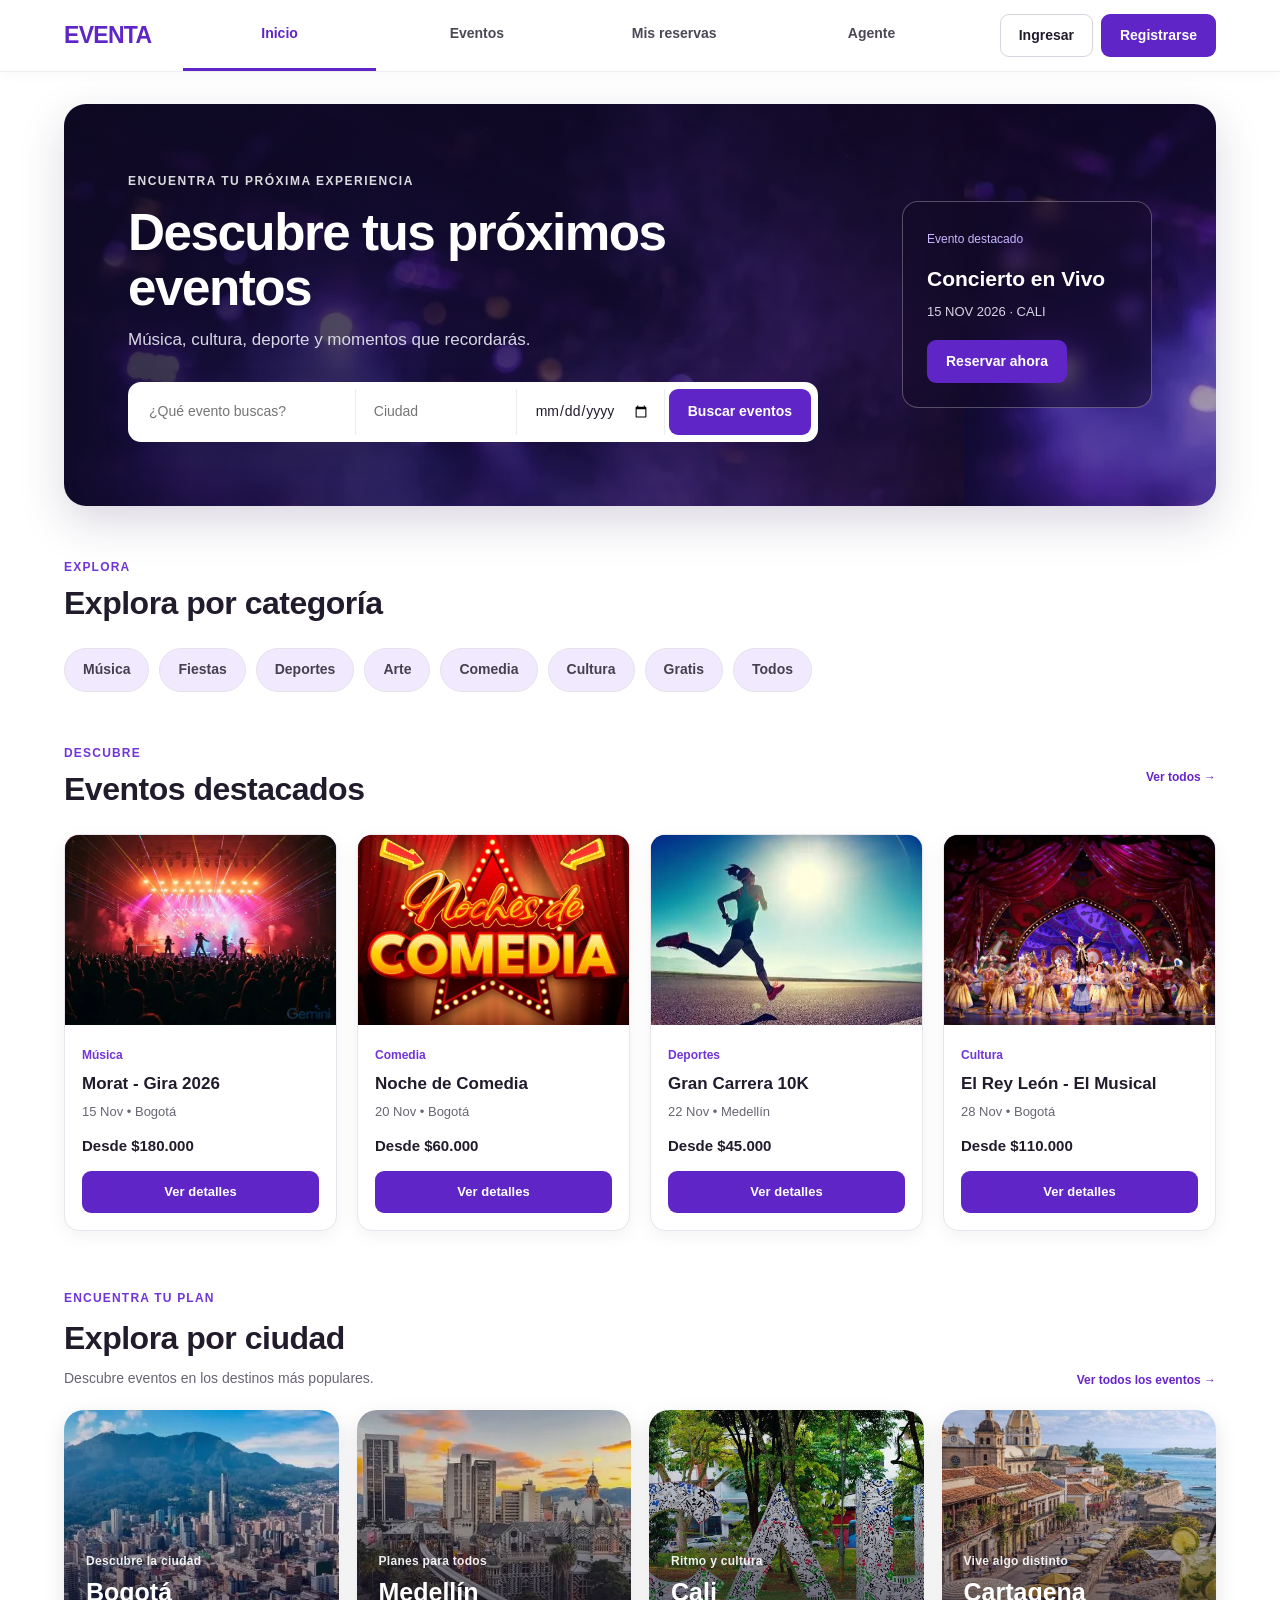
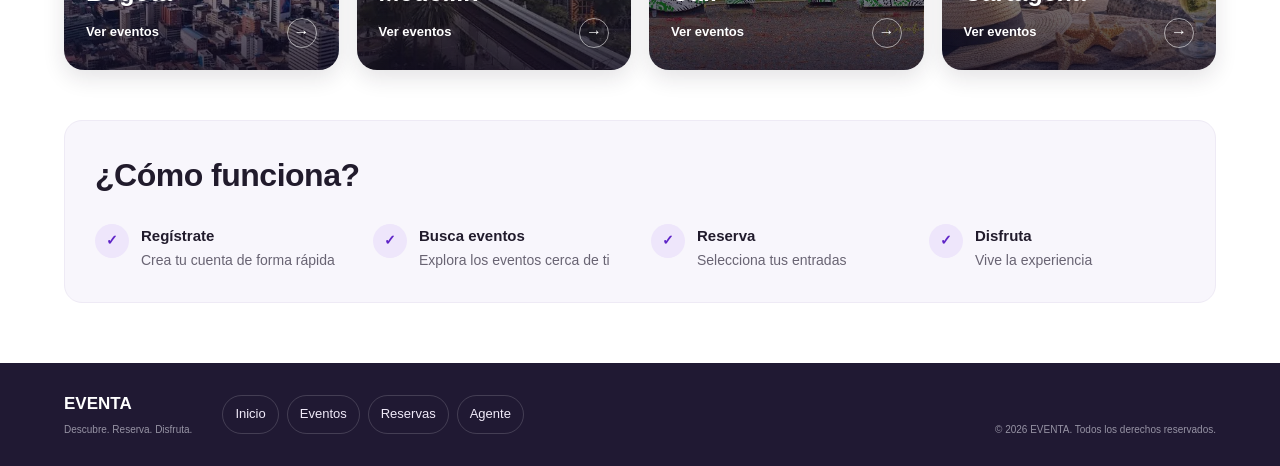
<file: frontend/eventea-lighthouse/index.html>
<!DOCTYPE html>
<html lang="es">
<head>
    <meta charset="UTF-8">
    <meta name="viewport" content="width=device-width, initial-scale=1.0">
    <meta name="description" content="Descubre eventos, conciertos y experiencias en Colombia. Explora por ciudad, guarda tus favoritos y reserva tus entradas en EVENTA.">
    <meta name="theme-color" content="#ffffff">
    <title>EVENTA | Eventos y experiencias en Colombia</title>
    <link rel="icon" type="image/svg+xml" href="favicon.svg">
    <link rel="preload" as="image" href="assets/eventa-music.webp" fetchpriority="high">
    <link rel="stylesheet" href="styles.min.css?v=610b469da71a">
</head>
<body>

<a class="skip-link" href="#main-content">Saltar al contenido principal</a>

<!-- ==================== NAVBAR ==================== -->
<header class="navbar">
    <a href="#inicio" class="logo">EVENTA</a>

    <nav id="primary-nav" aria-label="Navegación principal">
        <a href="#inicio">Inicio</a>
        <a href="#eventos">Eventos</a>
        <a href="#reservas">Mis reservas</a>
        <a href="#agente">Agente</a>
    </nav>

    <button type="button" id="nav-toggle" class="nav-toggle" aria-label="Abrir menú de navegación" aria-expanded="false" aria-controls="primary-nav">☰</button>

    <div class="nav-actions">
        <a href="#login" class="btn btn-outline">Ingresar</a>
        <a href="#registro" class="btn btn-purple">Registrarse</a>
        <div id="account-menu" hidden>
            <span class="account-avatar" id="account-avatar" aria-label="Iniciales de la cuenta"></span>
            <a href="#ajustes" class="account-settings-link">Ajustes de cuenta</a>
        </div>
    </div>
</header>
<div id="app-toast" class="toast" role="status" aria-live="polite" hidden>
    <span class="toast-icon" aria-hidden="true">✓</span>
    <div><strong id="toast-title">Listo</strong><span id="toast-message"></span></div>
    <button type="button" class="toast-close" aria-label="Cerrar aviso">×</button>
</div>
<div id="logout-dialog" class="dialog-backdrop" hidden>
    <section class="confirm-dialog" role="alertdialog" aria-modal="true" aria-labelledby="logout-dialog-title" aria-describedby="logout-dialog-description" tabindex="-1">
        <span class="confirm-dialog-icon" aria-hidden="true">↪</span>
        <h2 id="logout-dialog-title">¿Cerrar sesión?</h2>
        <p id="logout-dialog-description">Si cierras tu sesión, tendrás que volver a ingresar para acceder a tu cuenta.</p>
        <div class="confirm-dialog-actions">
            <button class="btn btn-outline" type="button" id="cancel-logout">Cancelar</button>
            <button class="btn btn-purple" type="button" id="confirm-logout">Sí, cerrar sesión</button>
        </div>
    </section>
</div>


<main id="main-content">

<!-- ==================== 1. HOME ==================== -->
<section id="inicio" class="page home-page active">

    <div class="hero">
        <div class="hero-content">
            <span class="tag">ENCUENTRA TU PRÓXIMA EXPERIENCIA</span>
            <h1>Descubre tus próximos<br>eventos</h1>
            <p>Música, cultura, deporte y momentos que recordarás.</p>

            <div class="search-box">
                <input type="text" placeholder="¿Qué evento buscas?" aria-label="Buscar evento">
                <input type="text" placeholder="Ciudad" aria-label="Ciudad">
                <input type="date" aria-label="Fecha">
                <button class="btn btn-purple" data-go="eventos">Buscar eventos</button>
            </div>
        </div>

        <div class="hero-card">
            <span>Evento destacado</span>
            <h3>Concierto en Vivo</h3>
            <p>15 NOV 2026 · CALI</p>
            <a href="#detalle" class="btn btn-purple">Reservar ahora</a>
        </div>
    </div>

    <div class="section-title">
        <div>
            <span class="small-title">EXPLORA</span>
            <h2>Explora por categoría</h2>
        </div>
    </div>

    <div class="categories">
        <a href="#eventos" data-cat="Música">Música</a>
        <a href="#eventos" data-cat="Fiestas">Fiestas</a>
        <a href="#eventos" data-cat="Deportes">Deportes</a>
        <a href="#eventos" data-cat="Arte">Arte</a>
        <a href="#eventos" data-cat="Comedia">Comedia</a>
        <a href="#eventos" data-cat="Cultura">Cultura</a>
        <a href="#eventos" data-cat="Gratis">Gratis</a>
        <a href="#eventos" data-cat="Todos">Todos</a>
    </div>

    <div class="section-title">
        <div>
            <span class="small-title">DESCUBRE</span>
            <h2>Eventos destacados</h2>
        </div>
        <a href="#eventos" class="link">Ver todos →</a>
    </div>

    <div class="cards">
        <article class="event-card"><div class="event-img img-1"></div><div class="event-body"><span class="event-category">Música</span><h3>Morat - Gira 2026</h3><p>15 Nov • Bogotá</p><strong>Desde $180.000</strong><a href="#detalle" class="btn btn-purple">Ver detalles</a></div></article>
        <article class="event-card"><div class="event-img img-4"></div><div class="event-body"><span class="event-category">Comedia</span><h3>Noche de Comedia</h3><p>20 Nov • Bogotá</p><strong>Desde $60.000</strong><a href="#detalle" class="btn btn-purple">Ver detalles</a></div></article>
        <article class="event-card"><div class="event-img img-2"></div><div class="event-body"><span class="event-category">Deportes</span><h3>Gran Carrera 10K</h3><p>22 Nov • Medellín</p><strong>Desde $45.000</strong><a href="#detalle" class="btn btn-purple">Ver detalles</a></div></article>
        <article class="event-card"><div class="event-img img-6"></div><div class="event-body"><span class="event-category">Cultura</span><h3>El Rey León - El Musical</h3><p>28 Nov • Bogotá</p><strong>Desde $110.000</strong><a href="#detalle" class="btn btn-purple">Ver detalles</a></div></article>
    </div>

    <div class="destinations-heading">
        <div>
            <span class="small-title">ENCUENTRA TU PLAN</span>
            <h2>Explora por ciudad</h2>
            <p>Descubre eventos en los destinos más populares.</p>
        </div>
        <a href="#eventos" class="link">Ver todos los eventos →</a>
    </div>
    <div class="destination-grid" aria-label="Ciudades populares">
        <a class="destination-card destination-bogota" href="#eventos" data-city="Bogotá" aria-label="Ver eventos en Bogotá">
            <span class="destination-kicker">Descubre la ciudad</span><strong>Bogotá</strong><span class="destination-action">Ver eventos <span aria-hidden="true">→</span></span>
        </a>
        <a class="destination-card destination-medellin" href="#eventos" data-city="Medellín" aria-label="Ver eventos en Medellín">
            <span class="destination-kicker">Planes para todos</span><strong>Medellín</strong><span class="destination-action">Ver eventos <span aria-hidden="true">→</span></span>
        </a>
        <a class="destination-card destination-cali" href="#eventos" data-city="Cali" aria-label="Ver eventos en Cali">
            <span class="destination-kicker">Ritmo y cultura</span><strong>Cali</strong><span class="destination-action">Ver eventos <span aria-hidden="true">→</span></span>
        </a>
        <a class="destination-card destination-cartagena" href="#eventos" data-city="Cartagena" aria-label="Ver eventos en Cartagena">
            <span class="destination-kicker">Vive algo distinto</span><strong>Cartagena</strong><span class="destination-action">Ver eventos <span aria-hidden="true">→</span></span>
        </a>
    </div>

    <div class="info-strip"><h2 class="how">¿Cómo funciona?</h2>
        <div><b>✓</b><span><strong>Regístrate</strong><br>Crea tu cuenta de forma rápida</span></div>
        <div><b>✓</b><span><strong>Busca eventos</strong><br>Explora los eventos cerca de ti</span></div>
        <div><b>✓</b><span><strong>Reserva</strong><br>Selecciona tus entradas</span></div>
        <div><b>✓</b><span><strong>Disfruta</strong><br>Vive la experiencia</span></div>
    </div>
</section>


<!-- ==================== 2. MIS EVENTOS ==================== -->
<section id="eventos" class="page light-page">
    <div class="page-header">
        <span class="small-title">EVENTA</span>
        <h1>Mis eventos</h1>
        <p>Todos los eventos que guardaste, compraste o estás siguiendo.</p>
    </div>

    <div class="filter-row" role="group" aria-label="Filtrar eventos por categoría">
        <button class="filter active">Todos</button>
        <button class="filter">Música</button>
        <button class="filter">Deportes</button>
        <button class="filter">Cultura</button>
        <button class="filter">Comedia</button>
        <button class="filter">Gratis</button>
    </div>

    <div class="cards six" id="public-event-list">
        <article class="event-card" data-event-location="Cali">
            <div class="event-img img-1"></div>
            <div class="event-body"><span class="event-category">Música</span><h3>Concierto en Vivo</h3><p>15 Oct • 7:00 PM</p><strong>$80.000</strong><a href="#detalle" class="btn btn-purple">Ver evento</a></div>
        </article>
        <article class="event-card" data-event-location="Medellín">
            <div class="event-img img-2"></div>
            <div class="event-body"><span class="event-category">Deportes</span><h3>Gran Carrera 10K</h3><p>20 Oct • 2:00 PM</p><strong>$45.000</strong><a href="#detalle" class="btn btn-purple">Ver evento</a></div>
        </article>
        <article class="event-card" data-event-location="Cartagena">
            <div class="event-img img-3"></div>
            <div class="event-body"><span class="event-category">Cultura</span><h3>Festival Gastronómico</h3><p>22 Oct • 5:00 PM</p><strong>Gratis</strong><a href="#detalle" class="btn btn-purple">Ver evento</a></div>
        </article>
        <article class="event-card" data-event-location="Bogotá">
            <div class="event-img img-4"></div>
            <div class="event-body"><span class="event-category">Comedia</span><h3>El Rey León - El Musical</h3><p>28 Oct • 8:00 PM</p><strong>$60.000</strong><a href="#detalle" class="btn btn-purple">Ver evento</a></div>
        </article>
        <article class="event-card" data-event-location="Bogotá">
            <div class="event-img img-8"></div>
            <div class="event-body"><span class="event-category">Tecnología</span><h3>Encuentro de Tecnología</h3><p>02 Nov • 6:00 PM</p><strong>$35.000</strong><a href="#detalle" class="btn btn-purple">Ver evento</a></div>
        </article>
        <article class="event-card" data-event-location="Medellín">
            <div class="event-img img-6"></div>
            <div class="event-body"><span class="event-category">Arte</span><h3>Experiencia visual</h3><p>08 Nov • 4:00 PM</p><strong>$25.000</strong><a href="#detalle" class="btn btn-purple">Ver evento</a></div>
        </article>
        <p id="events-empty-state" class="events-empty" hidden>No encontramos eventos con esos filtros. Prueba otra ciudad o cambia la búsqueda.</p>
    </div>
</section>


<!-- ==================== 3. MIS RESERVAS ==================== -->
<section id="reservas" class="page light-page">
    <div class="page-header">
        <span class="small-title">EVENTA</span>
        <h1>Mis reservas</h1>
        <p>Consulta los eventos que tienes reservados.</p>
    </div>

    <h2 class="subheading">Reservas activas</h2>

    <div class="reservation-list" id="user-reservations"></div>

    <h2 class="subheading">Historial de reservas</h2>

    <div class="reservation-list" id="user-history"></div>

    <div class="empty-box">
        <h3>¿Necesitas ayuda?</h3>
        <p>Si tienes alguna pregunta sobre tus reservas, contáctanos.</p>
        <button class="btn btn-purple">Contactar</button>
    </div>
</section>


<!-- ==================== 4. LOGIN ==================== -->
<section id="login" class="page auth-page">
    <div class="auth-image">
        <div>
            <span class="tag">EVENTA</span>
            <h1>Bienvenido de nuevo</h1>
            <p>Descubre nuevas experiencias y vuelve a disfrutar de tus eventos favoritos.</p>
            <ul class="bullets"><li>Reserva en segundos</li><li>Guarda tus eventos favoritos</li><li>Gestiona tus entradas</li></ul>
        </div>
    </div>

    <div class="auth-form">
        <span class="small-title">EVENTA</span>
        <h1>Inicia sesión</h1>
        <p>Ingresa a tu cuenta para continuar.</p>

        <form id="login-form">
            <label for="login-email">Correo electrónico</label>
            <input type="email" id="login-email" placeholder="correo@gmail.com o usuario@uceva.edu.co" required autocomplete="email">

            <label for="login-password">Contraseña</label>
            <input type="password" id="login-password" placeholder="••••••••" required autocomplete="current-password">

            <a href="#" class="forgot">¿Olvidaste tu contraseña?</a>

            <p class="form-message" id="login-message" role="alert"></p>
            <button class="btn btn-purple full" type="submit">Ingresar</button>
        </form>
    </div>
</section>


<!-- ==================== 5. REGISTRO ==================== -->
<section id="registro" class="page auth-page">
    <div class="auth-image">
        <div>
            <span class="tag">EVENTA</span>
            <h1>Únete a EVENTA</h1>
            <p>Crea tu cuenta y empieza a descubrir nuevas experiencias.</p>
        </div>
    </div>

    <div class="auth-form">
        <span class="small-title">EVENTA</span>
        <h1>Crear cuenta</h1>
        <p>Completa tus datos para registrarte.</p>

        <form id="register-form">
            <label for="register-name">Nombre completo</label>
            <input type="text" id="register-name" placeholder="Tu nombre" required autocomplete="name">

            <label for="register-email">Correo electrónico</label>
            <input type="email" id="register-email" placeholder="correo@gmail.com o usuario@uceva.edu.co" required autocomplete="email">

            <div class="two-columns">
                <div>
                    <label for="register-password">Contraseña</label>
                    <input type="password" id="register-password" placeholder="Mínimo 6 caracteres" required minlength="6" autocomplete="new-password">
                </div>
                <div>
                    <label for="register-confirm-password">Confirmar contraseña</label>
                    <input type="password" id="register-confirm-password" placeholder="Repite la contraseña" required minlength="6" autocomplete="new-password">
                </div>
            </div>

            <p class="muted-note">El tipo de cuenta se asigna según el correo: Gmail para cliente y @uceva.edu.co para agente o administrador autorizado.</p>

            <label class="checkbox">
                <input type="checkbox" id="register-terms" required>
                Acepto los términos y condiciones.
            </label>

            <p class="form-message" id="register-message" role="alert"></p>
            <button class="btn btn-purple full" type="submit">Crear cuenta</button>
        </form>
    </div>
</section>

<!-- ==================== AJUSTES DE CUENTA ==================== -->
<section id="ajustes" class="page light-page">
    <div class="page-header">
        <span class="small-title">CUENTA</span>
        <h1>Ajustes de cuenta</h1>
        <p>Administra tu perfil y tus preferencias en EVENTA.</p>
    </div>
    <div class="form-card settings-card">
        <h2>Mi perfil</h2>
        <form id="profile-form">
            <label for="profile-name">Nombre completo</label>
            <input type="text" id="profile-name" required autocomplete="name">
            <label for="profile-email">Correo electrónico</label>
            <input type="email" id="profile-email" readonly>
            <p class="muted-note" id="profile-role"></p>
            <label class="checkbox">
                <input type="checkbox" id="profile-notifications">
                Recibir avisos de mis reservas y eventos.
            </label>
            <p class="form-message" id="profile-message" role="status"></p>
            <button class="btn btn-purple" type="submit">Guardar cambios</button>
        </form>
        <button class="btn btn-outline" type="button" id="logout">Cerrar sesión</button>
    </div>
</section>


<!-- ==================== 6. DETALLE DE EVENTO ==================== -->
<section id="detalle" class="page light-page">
    <div class="detail-container">
        <a href="#eventos" class="back">← Volver a eventos</a>
        <div class="detail-banner event-img img-large"></div>

        <div class="detail-grid">
            <div>
                <span class="event-category" id="d-cat">Música</span>
                <h1 id="d-title">Concierto en Vivo</h1>

                <div class="panel"><h3>Acerca del evento</h3>
                <p class="description" id="d-description">Vive una experiencia inolvidable con música, entretenimiento y actividades para todos. Una noche para disfrutar en compañía de miles de personas.</p></div>

                <div class="panel"><h3>Detalles</h3>
                <div class="detail-info">
                    <div><b>Fecha</b><span id="d-date">Sábado, 15 de noviembre 2026</span></div>
                    <div><b>Hora</b><span id="d-time">8:00 PM (Open 7:00 PM)</span></div>
                    <div><b>Lugar</b><span id="d-location">Movistar Arena, Bogotá</span></div>
                </div></div>

                <div class="panel"><h3>Ubicación</h3>
                <div class="map">Mapa de ubicación</div></div>

                <div class="panel organizer"><span class="avatar">O</span>
                    <div><b>Oruga Colombia</b><p>Organizador verificado · 48 eventos realizados</p></div>
                    <button class="btn btn-outline">Contactar</button></div>
            </div>

            <aside class="ticket-box">
                <h2>Entradas</h2>
                <div id="ticket-options" class="ticket-options">
                    <div class="tk" data-price="80000"><div><b>General</b><p>$80.000</p></div><div class="quantity"><button type="button" data-q="-1" aria-label="Quitar">−</button><span>0</span><button type="button" data-q="1" aria-label="Agregar">+</button></div></div>
                    <div class="tk" data-price="120000"><div><b>Preferencial</b><p>$120.000</p></div><div class="quantity"><button type="button" data-q="-1" aria-label="Quitar">−</button><span>0</span><button type="button" data-q="1" aria-label="Agregar">+</button></div></div>
                    <div class="tk" data-price="180000"><div><b>VIP</b><p>$180.000</p></div><div class="quantity"><button type="button" data-q="-1" aria-label="Quitar">−</button><span>0</span><button type="button" data-q="1" aria-label="Agregar">+</button></div></div>
                </div>
                <div class="total"><span>Total</span><b id="d-total">$0</b></div>
                <button class="btn btn-purple full" id="reservar">Reservar entradas</button>
                <button class="btn btn-outline full" id="guardar">♡ Guardar evento</button>
            </aside>
        </div>
    </div>
</section>


<!-- ==================== 7. PANEL DEL AGENTE ==================== -->
<section id="agente" class="page light-page">
    <div class="dashboard-header">
        <div>
            <span class="small-title">PANEL DEL AGENTE</span>
            <h1>Panel de agente</h1>
            <p>Administra tus eventos y reservas.</p>
        </div>
        <a href="#crear-evento" class="btn btn-purple">+ Crear evento</a>
    </div>

    <div class="stats">
    <div class="stat"><span>Eventos publicados</span><strong id="agent-event-count">0</strong><small>En tu cuenta</small></div>
    <div class="stat"><span>Reservas</span><strong id="agent-reservation-count">0</strong><small>Para tus eventos</small></div>
    <div class="stat"><span>Asistentes</span><strong id="agent-attendee-count">0</strong><small>Entradas reservadas</small></div>
    <div class="stat"><span>Ingresos</span><strong id="agent-revenue">$0</strong><small>Reservas confirmadas</small></div>
    </div>

    <div class="table-card">
        <div class="table-title">
            <h2>Mis eventos publicados</h2>
            <a href="#crear-evento">Ver todos →</a>
        </div>

        <table>
            <thead>
                <tr>
                    <th>Evento</th>
                    <th>Fecha</th>
                    <th>Reservas</th>
                    <th>Estado</th>
                    <th>Acciones</th>
                </tr>
            </thead>
            <tbody id="published-events-body"></tbody>
        </table>
    </div>
    <div id="admin-tools" class="panel admin-tools" hidden>
        <h3>Administradores autorizados</h3>
        <form id="add-admin-form">
            <div>
                <label for="new-admin-email">Correo institucional</label>
                <input type="email" id="new-admin-email" placeholder="nombre@uceva.edu.co" required>
            </div>
            <button class="btn btn-purple" type="submit">Autorizar administrador</button>
        </form>
        <p class="form-message" id="admin-message" role="alert"></p>
        <p id="admin-list" class="muted-note"></p>
    </div>
</section>


<!-- ==================== 8. CREAR EVENTO ==================== -->
<section id="crear-evento" class="page light-page">
    <div class="dashboard-header">
        <div>
            <span class="small-title">AGENTE</span>
            <h1>Crear evento</h1>
            <p>Completa la información de tu nuevo evento.</p>
        </div>
        <a href="#agente" class="btn btn-outline">Cancelar</a>
    </div>

    <div class="create-grid">
        <div class="form-card">
            <form id="create-event-form">
                <label for="event-name">Nombre del evento</label>
                <input type="text" id="event-name" placeholder="Ej. Festival de música" required>

                <label for="event-description">Descripción</label>
                <textarea id="event-description" placeholder="Describe tu evento" required></textarea>

                <div class="two-columns">
                    <div class="field"><label for="event-date">Fecha</label><input id="event-date" type="date" required></div>
                    <div class="field"><label for="event-time">Hora</label><input id="event-time" type="time" required></div>
                </div>

                <label for="event-location">Ubicación</label>
                <input type="text" id="event-location" placeholder="Lugar del evento" required>

                <div class="two-columns">
                    <div class="field"><label for="event-category">Categoría</label><select id="event-category"><option>Música</option><option>Deportes</option><option>Cultura</option><option>Comedia</option><option>Arte</option><option>Fiestas</option></select></div>
                    <div class="field"><label for="event-price">Precio</label><div class="price-input"><span>$</span><input type="number" id="event-price" placeholder="0" min="0" step="1" value="0" required></div></div>
                </div>

                <label for="event-capacity">Capacidad</label>
                <input type="number" id="event-capacity" placeholder="Número de asistentes" min="1" step="1" required>

                <label for="event-image">Imagen del evento</label>
                <select id="event-image">
                    <option value="img-1">Concierto / música</option>
                    <option value="img-2">Carrera / deportes</option>
                    <option value="img-3">Gastronomía</option>
                    <option value="img-4">Comedia</option>
                    <option value="img-5">Escenario</option>
                    <option value="img-6">Teatro</option>
                    <option value="img-7">Baile</option>
                    <option value="img-8">Tecnología</option>
                </select>

                <p class="form-message" id="event-message" role="alert"></p>
                <div class="form-actions">
                    <button class="btn btn-outline" type="button" data-go="agente">Cancelar</button>
                    <button class="btn btn-purple" type="submit">Publicar evento</button>
                </div>
            </form>
        </div>

        <aside class="preview-card">
            <h2>Vista previa</h2>
            <div class="preview-event">
                <div class="event-img img-1"></div>
                <div class="event-body">
                    <span class="event-category">Música</span>
                    <h3>Nombre del evento</h3>
                    <p>Fecha • Hora</p>
                    <strong>$0</strong>
                </div>
            </div>
            <div class="check-list">
                <b>Antes de publicar</b>
                <p>✓ Información completa</p>
                <p>✓ Imagen del evento</p>
                <p>✓ Fecha y ubicación</p>
            </div>
        </aside>
    </div>
</section>


<!-- ==================== 9. AGENTE - RESERVAS ==================== -->
<section id="agente-reservas" class="page light-page">
    <div class="dashboard-header">
        <div>
            <span class="small-title">AGENTE</span>
            <h1>Reservas de mis eventos</h1>
            <p>Consulta y administra las reservas de tus eventos.</p>
        </div>
        <a href="#agente" class="btn btn-outline">Volver al panel</a>
    </div>

    <div class="reservation-filters">
        <input type="text" placeholder="Buscar reserva" aria-label="Buscar reservas">
        <select aria-label="Filtrar reservas por evento"><option>Todos los eventos</option><option>Festival de música</option><option>Gran torneo urbano</option></select>
        <button class="btn btn-purple" id="exportar">Exportar CSV</button>
    </div>

    <div class="table-card">
        <table>
            <thead>
                <tr>
                    <th>Fecha</th>
                    <th>Evento</th>
                    <th>Usuario</th>
                    <th>Entradas</th>
                    <th>Total</th>
                    <th>Estado</th>
                </tr>
            </thead>
            <tbody id="agent-reservations-body"></tbody>
        </table>
    </div>
</section>

</main>


<!-- ==================== FOOTER ==================== -->
<footer class="footer">
    <div>
        <strong>EVENTA</strong>
        <p>Descubre. Reserva. Disfruta.</p>
    </div>
    <div>
        <a href="#inicio">Inicio</a>
        <a href="#eventos">Eventos</a>
        <a href="#reservas">Reservas</a>
        <a href="#agente">Agente</a>
    </div>
    <p class="copy">©️ 2026 EVENTA. Todos los derechos reservados.</p>
</footer>


    <script src="script.min.js?v=7f1b72d47886" defer></script>
</body>
</html>
</file>
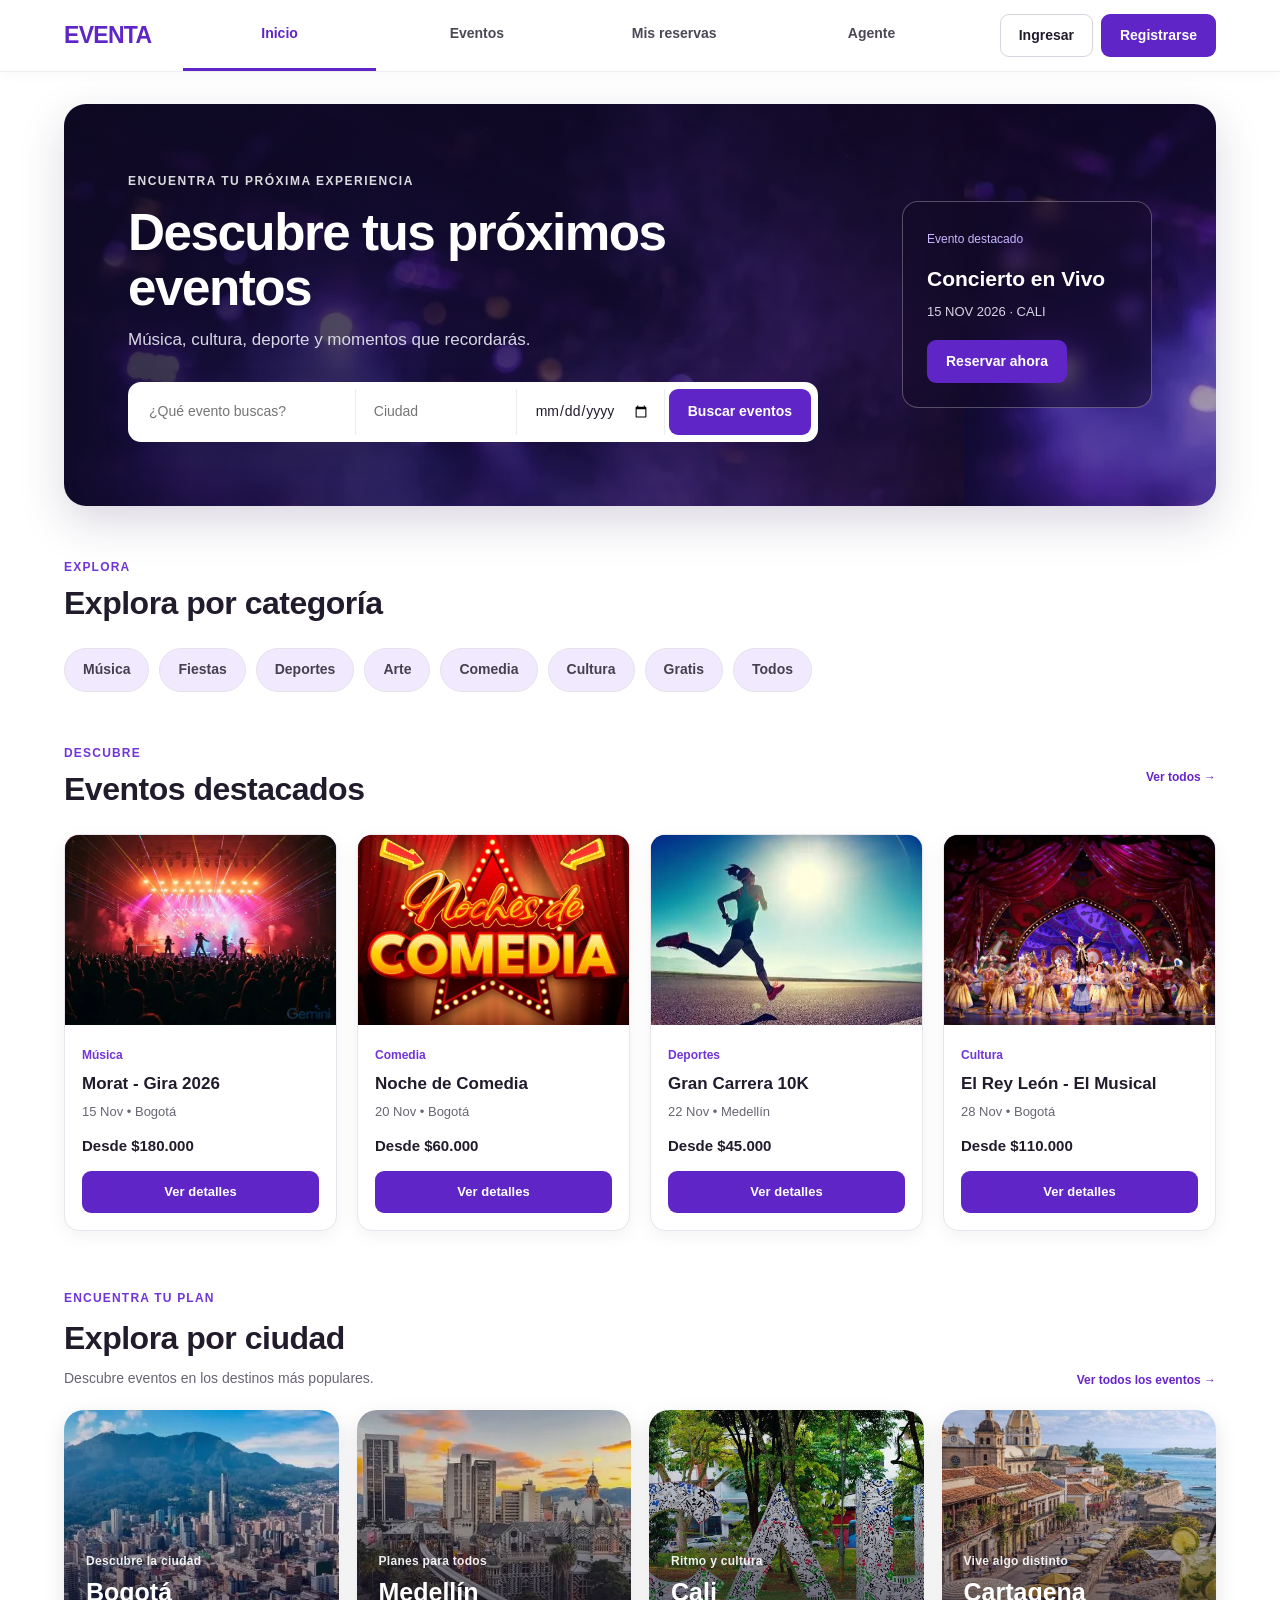
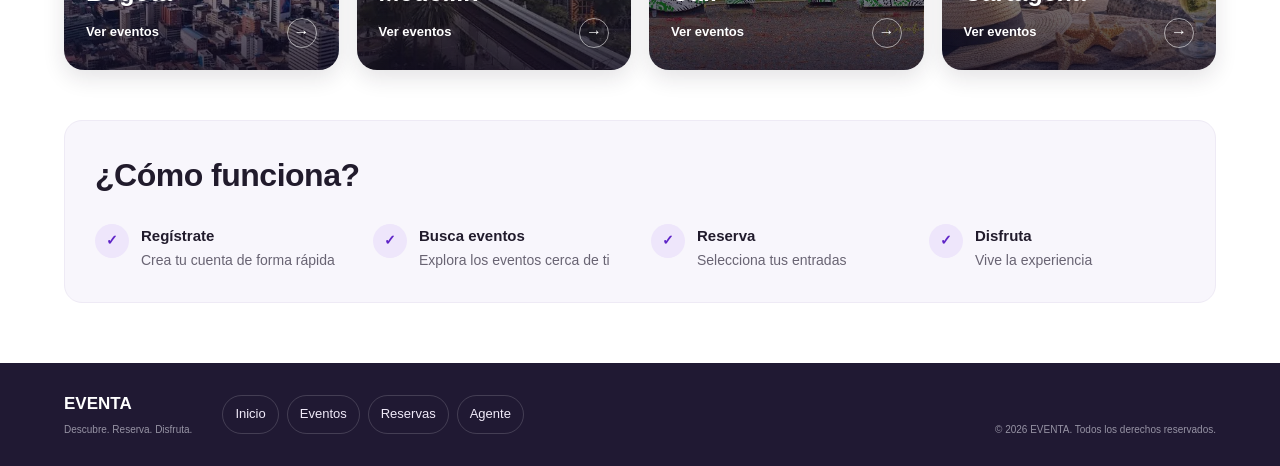
<file: frontend/eventea-lighthouse/EVENTEA.html>
<!DOCTYPE html>
<html lang="es">
<head>
    <meta charset="UTF-8">
    <meta name="viewport" content="width=device-width, initial-scale=1.0">
    <meta name="description" content="Descubre eventos, conciertos y experiencias en Colombia. Explora por ciudad, guarda tus favoritos y reserva tus entradas en EVENTA.">
    <meta name="theme-color" content="#ffffff">
    <title>EVENTA | Eventos y experiencias en Colombia</title>
    <link rel="icon" type="image/svg+xml" href="favicon.svg">
    <link rel="preload" as="image" href="assets/eventa-music.webp" fetchpriority="high">
    <link rel="stylesheet" href="styles.min.css?v=610b469da71a">
</head>
<body>

<a class="skip-link" href="#main-content">Saltar al contenido principal</a>

<!-- ==================== NAVBAR ==================== -->
<header class="navbar">
    <a href="#inicio" class="logo">EVENTA</a>

    <nav id="primary-nav" aria-label="Navegación principal">
        <a href="#inicio">Inicio</a>
        <a href="#eventos">Eventos</a>
        <a href="#reservas">Mis reservas</a>
        <a href="#agente">Agente</a>
    </nav>

    <button type="button" id="nav-toggle" class="nav-toggle" aria-label="Abrir menú de navegación" aria-expanded="false" aria-controls="primary-nav">☰</button>

    <div class="nav-actions">
        <a href="#login" class="btn btn-outline">Ingresar</a>
        <a href="#registro" class="btn btn-purple">Registrarse</a>
        <div id="account-menu" hidden>
            <span class="account-avatar" id="account-avatar" aria-label="Iniciales de la cuenta"></span>
            <a href="#ajustes" class="account-settings-link">Ajustes de cuenta</a>
        </div>
    </div>
</header>
<div id="app-toast" class="toast" role="status" aria-live="polite" hidden>
    <span class="toast-icon" aria-hidden="true">✓</span>
    <div><strong id="toast-title">Listo</strong><span id="toast-message"></span></div>
    <button type="button" class="toast-close" aria-label="Cerrar aviso">×</button>
</div>
<div id="logout-dialog" class="dialog-backdrop" hidden>
    <section class="confirm-dialog" role="alertdialog" aria-modal="true" aria-labelledby="logout-dialog-title" aria-describedby="logout-dialog-description" tabindex="-1">
        <span class="confirm-dialog-icon" aria-hidden="true">↪</span>
        <h2 id="logout-dialog-title">¿Cerrar sesión?</h2>
        <p id="logout-dialog-description">Si cierras tu sesión, tendrás que volver a ingresar para acceder a tu cuenta.</p>
        <div class="confirm-dialog-actions">
            <button class="btn btn-outline" type="button" id="cancel-logout">Cancelar</button>
            <button class="btn btn-purple" type="button" id="confirm-logout">Sí, cerrar sesión</button>
        </div>
    </section>
</div>


<main id="main-content">

<!-- ==================== 1. HOME ==================== -->
<section id="inicio" class="page home-page active">

    <div class="hero">
        <div class="hero-content">
            <span class="tag">ENCUENTRA TU PRÓXIMA EXPERIENCIA</span>
            <h1>Descubre tus próximos<br>eventos</h1>
            <p>Música, cultura, deporte y momentos que recordarás.</p>

            <div class="search-box">
                <input type="text" placeholder="¿Qué evento buscas?" aria-label="Buscar evento">
                <input type="text" placeholder="Ciudad" aria-label="Ciudad">
                <input type="date" aria-label="Fecha">
                <button class="btn btn-purple" data-go="eventos">Buscar eventos</button>
            </div>
        </div>

        <div class="hero-card">
            <span>Evento destacado</span>
            <h3>Concierto en Vivo</h3>
            <p>15 NOV 2026 · CALI</p>
            <a href="#detalle" class="btn btn-purple">Reservar ahora</a>
        </div>
    </div>

    <div class="section-title">
        <div>
            <span class="small-title">EXPLORA</span>
            <h2>Explora por categoría</h2>
        </div>
    </div>

    <div class="categories">
        <a href="#eventos" data-cat="Música">Música</a>
        <a href="#eventos" data-cat="Fiestas">Fiestas</a>
        <a href="#eventos" data-cat="Deportes">Deportes</a>
        <a href="#eventos" data-cat="Arte">Arte</a>
        <a href="#eventos" data-cat="Comedia">Comedia</a>
        <a href="#eventos" data-cat="Cultura">Cultura</a>
        <a href="#eventos" data-cat="Gratis">Gratis</a>
        <a href="#eventos" data-cat="Todos">Todos</a>
    </div>

    <div class="section-title">
        <div>
            <span class="small-title">DESCUBRE</span>
            <h2>Eventos destacados</h2>
        </div>
        <a href="#eventos" class="link">Ver todos →</a>
    </div>

    <div class="cards">
        <article class="event-card"><div class="event-img img-1"></div><div class="event-body"><span class="event-category">Música</span><h3>Morat - Gira 2026</h3><p>15 Nov • Bogotá</p><strong>Desde $180.000</strong><a href="#detalle" class="btn btn-purple">Ver detalles</a></div></article>
        <article class="event-card"><div class="event-img img-4"></div><div class="event-body"><span class="event-category">Comedia</span><h3>Noche de Comedia</h3><p>20 Nov • Bogotá</p><strong>Desde $60.000</strong><a href="#detalle" class="btn btn-purple">Ver detalles</a></div></article>
        <article class="event-card"><div class="event-img img-2"></div><div class="event-body"><span class="event-category">Deportes</span><h3>Gran Carrera 10K</h3><p>22 Nov • Medellín</p><strong>Desde $45.000</strong><a href="#detalle" class="btn btn-purple">Ver detalles</a></div></article>
        <article class="event-card"><div class="event-img img-6"></div><div class="event-body"><span class="event-category">Cultura</span><h3>El Rey León - El Musical</h3><p>28 Nov • Bogotá</p><strong>Desde $110.000</strong><a href="#detalle" class="btn btn-purple">Ver detalles</a></div></article>
    </div>

    <div class="destinations-heading">
        <div>
            <span class="small-title">ENCUENTRA TU PLAN</span>
            <h2>Explora por ciudad</h2>
            <p>Descubre eventos en los destinos más populares.</p>
        </div>
        <a href="#eventos" class="link">Ver todos los eventos →</a>
    </div>
    <div class="destination-grid" aria-label="Ciudades populares">
        <a class="destination-card destination-bogota" href="#eventos" data-city="Bogotá" aria-label="Ver eventos en Bogotá">
            <span class="destination-kicker">Descubre la ciudad</span><strong>Bogotá</strong><span class="destination-action">Ver eventos <span aria-hidden="true">→</span></span>
        </a>
        <a class="destination-card destination-medellin" href="#eventos" data-city="Medellín" aria-label="Ver eventos en Medellín">
            <span class="destination-kicker">Planes para todos</span><strong>Medellín</strong><span class="destination-action">Ver eventos <span aria-hidden="true">→</span></span>
        </a>
        <a class="destination-card destination-cali" href="#eventos" data-city="Cali" aria-label="Ver eventos en Cali">
            <span class="destination-kicker">Ritmo y cultura</span><strong>Cali</strong><span class="destination-action">Ver eventos <span aria-hidden="true">→</span></span>
        </a>
        <a class="destination-card destination-cartagena" href="#eventos" data-city="Cartagena" aria-label="Ver eventos en Cartagena">
            <span class="destination-kicker">Vive algo distinto</span><strong>Cartagena</strong><span class="destination-action">Ver eventos <span aria-hidden="true">→</span></span>
        </a>
    </div>

    <div class="info-strip"><h2 class="how">¿Cómo funciona?</h2>
        <div><b>✓</b><span><strong>Regístrate</strong><br>Crea tu cuenta de forma rápida</span></div>
        <div><b>✓</b><span><strong>Busca eventos</strong><br>Explora los eventos cerca de ti</span></div>
        <div><b>✓</b><span><strong>Reserva</strong><br>Selecciona tus entradas</span></div>
        <div><b>✓</b><span><strong>Disfruta</strong><br>Vive la experiencia</span></div>
    </div>
</section>


<!-- ==================== 2. MIS EVENTOS ==================== -->
<section id="eventos" class="page light-page">
    <div class="page-header">
        <span class="small-title">EVENTA</span>
        <h1>Mis eventos</h1>
        <p>Todos los eventos que guardaste, compraste o estás siguiendo.</p>
    </div>

    <div class="filter-row" role="group" aria-label="Filtrar eventos por categoría">
        <button class="filter active">Todos</button>
        <button class="filter">Música</button>
        <button class="filter">Deportes</button>
        <button class="filter">Cultura</button>
        <button class="filter">Comedia</button>
        <button class="filter">Gratis</button>
    </div>

    <div class="cards six" id="public-event-list">
        <article class="event-card" data-event-location="Cali">
            <div class="event-img img-1"></div>
            <div class="event-body"><span class="event-category">Música</span><h3>Concierto en Vivo</h3><p>15 Oct • 7:00 PM</p><strong>$80.000</strong><a href="#detalle" class="btn btn-purple">Ver evento</a></div>
        </article>
        <article class="event-card" data-event-location="Medellín">
            <div class="event-img img-2"></div>
            <div class="event-body"><span class="event-category">Deportes</span><h3>Gran Carrera 10K</h3><p>20 Oct • 2:00 PM</p><strong>$45.000</strong><a href="#detalle" class="btn btn-purple">Ver evento</a></div>
        </article>
        <article class="event-card" data-event-location="Cartagena">
            <div class="event-img img-3"></div>
            <div class="event-body"><span class="event-category">Cultura</span><h3>Festival Gastronómico</h3><p>22 Oct • 5:00 PM</p><strong>Gratis</strong><a href="#detalle" class="btn btn-purple">Ver evento</a></div>
        </article>
        <article class="event-card" data-event-location="Bogotá">
            <div class="event-img img-4"></div>
            <div class="event-body"><span class="event-category">Comedia</span><h3>El Rey León - El Musical</h3><p>28 Oct • 8:00 PM</p><strong>$60.000</strong><a href="#detalle" class="btn btn-purple">Ver evento</a></div>
        </article>
        <article class="event-card" data-event-location="Bogotá">
            <div class="event-img img-8"></div>
            <div class="event-body"><span class="event-category">Tecnología</span><h3>Encuentro de Tecnología</h3><p>02 Nov • 6:00 PM</p><strong>$35.000</strong><a href="#detalle" class="btn btn-purple">Ver evento</a></div>
        </article>
        <article class="event-card" data-event-location="Medellín">
            <div class="event-img img-6"></div>
            <div class="event-body"><span class="event-category">Arte</span><h3>Experiencia visual</h3><p>08 Nov • 4:00 PM</p><strong>$25.000</strong><a href="#detalle" class="btn btn-purple">Ver evento</a></div>
        </article>
        <p id="events-empty-state" class="events-empty" hidden>No encontramos eventos con esos filtros. Prueba otra ciudad o cambia la búsqueda.</p>
    </div>
</section>


<!-- ==================== 3. MIS RESERVAS ==================== -->
<section id="reservas" class="page light-page">
    <div class="page-header">
        <span class="small-title">EVENTA</span>
        <h1>Mis reservas</h1>
        <p>Consulta los eventos que tienes reservados.</p>
    </div>

    <h2 class="subheading">Reservas activas</h2>

    <div class="reservation-list" id="user-reservations"></div>

    <h2 class="subheading">Historial de reservas</h2>

    <div class="reservation-list" id="user-history"></div>

    <div class="empty-box">
        <h3>¿Necesitas ayuda?</h3>
        <p>Si tienes alguna pregunta sobre tus reservas, contáctanos.</p>
        <button class="btn btn-purple">Contactar</button>
    </div>
</section>


<!-- ==================== 4. LOGIN ==================== -->
<section id="login" class="page auth-page">
    <div class="auth-image">
        <div>
            <span class="tag">EVENTA</span>
            <h1>Bienvenido de nuevo</h1>
            <p>Descubre nuevas experiencias y vuelve a disfrutar de tus eventos favoritos.</p>
            <ul class="bullets"><li>Reserva en segundos</li><li>Guarda tus eventos favoritos</li><li>Gestiona tus entradas</li></ul>
        </div>
    </div>

    <div class="auth-form">
        <span class="small-title">EVENTA</span>
        <h1>Inicia sesión</h1>
        <p>Ingresa a tu cuenta para continuar.</p>

        <form id="login-form">
            <label for="login-email">Correo electrónico</label>
            <input type="email" id="login-email" placeholder="correo@gmail.com o usuario@uceva.edu.co" required autocomplete="email">

            <label for="login-password">Contraseña</label>
            <input type="password" id="login-password" placeholder="••••••••" required autocomplete="current-password">

            <a href="#" class="forgot">¿Olvidaste tu contraseña?</a>

            <p class="form-message" id="login-message" role="alert"></p>
            <button class="btn btn-purple full" type="submit">Ingresar</button>
        </form>
    </div>
</section>


<!-- ==================== 5. REGISTRO ==================== -->
<section id="registro" class="page auth-page">
    <div class="auth-image">
        <div>
            <span class="tag">EVENTA</span>
            <h1>Únete a EVENTA</h1>
            <p>Crea tu cuenta y empieza a descubrir nuevas experiencias.</p>
        </div>
    </div>

    <div class="auth-form">
        <span class="small-title">EVENTA</span>
        <h1>Crear cuenta</h1>
        <p>Completa tus datos para registrarte.</p>

        <form id="register-form">
            <label for="register-name">Nombre completo</label>
            <input type="text" id="register-name" placeholder="Tu nombre" required autocomplete="name">

            <label for="register-email">Correo electrónico</label>
            <input type="email" id="register-email" placeholder="correo@gmail.com o usuario@uceva.edu.co" required autocomplete="email">

            <div class="two-columns">
                <div>
                    <label for="register-password">Contraseña</label>
                    <input type="password" id="register-password" placeholder="Mínimo 6 caracteres" required minlength="6" autocomplete="new-password">
                </div>
                <div>
                    <label for="register-confirm-password">Confirmar contraseña</label>
                    <input type="password" id="register-confirm-password" placeholder="Repite la contraseña" required minlength="6" autocomplete="new-password">
                </div>
            </div>

            <p class="muted-note">El tipo de cuenta se asigna según el correo: Gmail para cliente y @uceva.edu.co para agente o administrador autorizado.</p>

            <label class="checkbox">
                <input type="checkbox" id="register-terms" required>
                Acepto los términos y condiciones.
            </label>

            <p class="form-message" id="register-message" role="alert"></p>
            <button class="btn btn-purple full" type="submit">Crear cuenta</button>
        </form>
    </div>
</section>

<!-- ==================== AJUSTES DE CUENTA ==================== -->
<section id="ajustes" class="page light-page">
    <div class="page-header">
        <span class="small-title">CUENTA</span>
        <h1>Ajustes de cuenta</h1>
        <p>Administra tu perfil y tus preferencias en EVENTA.</p>
    </div>
    <div class="form-card settings-card">
        <h2>Mi perfil</h2>
        <form id="profile-form">
            <label for="profile-name">Nombre completo</label>
            <input type="text" id="profile-name" required autocomplete="name">
            <label for="profile-email">Correo electrónico</label>
            <input type="email" id="profile-email" readonly>
            <p class="muted-note" id="profile-role"></p>
            <label class="checkbox">
                <input type="checkbox" id="profile-notifications">
                Recibir avisos de mis reservas y eventos.
            </label>
            <p class="form-message" id="profile-message" role="status"></p>
            <button class="btn btn-purple" type="submit">Guardar cambios</button>
        </form>
        <button class="btn btn-outline" type="button" id="logout">Cerrar sesión</button>
    </div>
</section>


<!-- ==================== 6. DETALLE DE EVENTO ==================== -->
<section id="detalle" class="page light-page">
    <div class="detail-container">
        <a href="#eventos" class="back">← Volver a eventos</a>
        <div class="detail-banner event-img img-large"></div>

        <div class="detail-grid">
            <div>
                <span class="event-category" id="d-cat">Música</span>
                <h1 id="d-title">Concierto en Vivo</h1>

                <div class="panel"><h3>Acerca del evento</h3>
                <p class="description" id="d-description">Vive una experiencia inolvidable con música, entretenimiento y actividades para todos. Una noche para disfrutar en compañía de miles de personas.</p></div>

                <div class="panel"><h3>Detalles</h3>
                <div class="detail-info">
                    <div><b>Fecha</b><span id="d-date">Sábado, 15 de noviembre 2026</span></div>
                    <div><b>Hora</b><span id="d-time">8:00 PM (Open 7:00 PM)</span></div>
                    <div><b>Lugar</b><span id="d-location">Movistar Arena, Bogotá</span></div>
                </div></div>

                <div class="panel"><h3>Ubicación</h3>
                <div class="map">Mapa de ubicación</div></div>

                <div class="panel organizer"><span class="avatar">O</span>
                    <div><b>Oruga Colombia</b><p>Organizador verificado · 48 eventos realizados</p></div>
                    <button class="btn btn-outline">Contactar</button></div>
            </div>

            <aside class="ticket-box">
                <h2>Entradas</h2>
                <div id="ticket-options" class="ticket-options">
                    <div class="tk" data-price="80000"><div><b>General</b><p>$80.000</p></div><div class="quantity"><button type="button" data-q="-1" aria-label="Quitar">−</button><span>0</span><button type="button" data-q="1" aria-label="Agregar">+</button></div></div>
                    <div class="tk" data-price="120000"><div><b>Preferencial</b><p>$120.000</p></div><div class="quantity"><button type="button" data-q="-1" aria-label="Quitar">−</button><span>0</span><button type="button" data-q="1" aria-label="Agregar">+</button></div></div>
                    <div class="tk" data-price="180000"><div><b>VIP</b><p>$180.000</p></div><div class="quantity"><button type="button" data-q="-1" aria-label="Quitar">−</button><span>0</span><button type="button" data-q="1" aria-label="Agregar">+</button></div></div>
                </div>
                <div class="total"><span>Total</span><b id="d-total">$0</b></div>
                <button class="btn btn-purple full" id="reservar">Reservar entradas</button>
                <button class="btn btn-outline full" id="guardar">♡ Guardar evento</button>
            </aside>
        </div>
    </div>
</section>


<!-- ==================== 7. PANEL DEL AGENTE ==================== -->
<section id="agente" class="page light-page">
    <div class="dashboard-header">
        <div>
            <span class="small-title">PANEL DEL AGENTE</span>
            <h1>Panel de agente</h1>
            <p>Administra tus eventos y reservas.</p>
        </div>
        <a href="#crear-evento" class="btn btn-purple">+ Crear evento</a>
    </div>

    <div class="stats">
    <div class="stat"><span>Eventos publicados</span><strong id="agent-event-count">0</strong><small>En tu cuenta</small></div>
    <div class="stat"><span>Reservas</span><strong id="agent-reservation-count">0</strong><small>Para tus eventos</small></div>
    <div class="stat"><span>Asistentes</span><strong id="agent-attendee-count">0</strong><small>Entradas reservadas</small></div>
    <div class="stat"><span>Ingresos</span><strong id="agent-revenue">$0</strong><small>Reservas confirmadas</small></div>
    </div>

    <div class="table-card">
        <div class="table-title">
            <h2>Mis eventos publicados</h2>
            <a href="#crear-evento">Ver todos →</a>
        </div>

        <table>
            <thead>
                <tr>
                    <th>Evento</th>
                    <th>Fecha</th>
                    <th>Reservas</th>
                    <th>Estado</th>
                    <th>Acciones</th>
                </tr>
            </thead>
            <tbody id="published-events-body"></tbody>
        </table>
    </div>
    <div id="admin-tools" class="panel admin-tools" hidden>
        <h3>Administradores autorizados</h3>
        <form id="add-admin-form">
            <div>
                <label for="new-admin-email">Correo institucional</label>
                <input type="email" id="new-admin-email" placeholder="nombre@uceva.edu.co" required>
            </div>
            <button class="btn btn-purple" type="submit">Autorizar administrador</button>
        </form>
        <p class="form-message" id="admin-message" role="alert"></p>
        <p id="admin-list" class="muted-note"></p>
    </div>
</section>


<!-- ==================== 8. CREAR EVENTO ==================== -->
<section id="crear-evento" class="page light-page">
    <div class="dashboard-header">
        <div>
            <span class="small-title">AGENTE</span>
            <h1>Crear evento</h1>
            <p>Completa la información de tu nuevo evento.</p>
        </div>
        <a href="#agente" class="btn btn-outline">Cancelar</a>
    </div>

    <div class="create-grid">
        <div class="form-card">
            <form id="create-event-form">
                <label for="event-name">Nombre del evento</label>
                <input type="text" id="event-name" placeholder="Ej. Festival de música" required>

                <label for="event-description">Descripción</label>
                <textarea id="event-description" placeholder="Describe tu evento" required></textarea>

                <div class="two-columns">
                    <div class="field"><label for="event-date">Fecha</label><input id="event-date" type="date" required></div>
                    <div class="field"><label for="event-time">Hora</label><input id="event-time" type="time" required></div>
                </div>

                <label for="event-location">Ubicación</label>
                <input type="text" id="event-location" placeholder="Lugar del evento" required>

                <div class="two-columns">
                    <div class="field"><label for="event-category">Categoría</label><select id="event-category"><option>Música</option><option>Deportes</option><option>Cultura</option><option>Comedia</option><option>Arte</option><option>Fiestas</option></select></div>
                    <div class="field"><label for="event-price">Precio</label><div class="price-input"><span>$</span><input type="number" id="event-price" placeholder="0" min="0" step="1" value="0" required></div></div>
                </div>

                <label for="event-capacity">Capacidad</label>
                <input type="number" id="event-capacity" placeholder="Número de asistentes" min="1" step="1" required>

                <label for="event-image">Imagen del evento</label>
                <select id="event-image">
                    <option value="img-1">Concierto / música</option>
                    <option value="img-2">Carrera / deportes</option>
                    <option value="img-3">Gastronomía</option>
                    <option value="img-4">Comedia</option>
                    <option value="img-5">Escenario</option>
                    <option value="img-6">Teatro</option>
                    <option value="img-7">Baile</option>
                    <option value="img-8">Tecnología</option>
                </select>

                <p class="form-message" id="event-message" role="alert"></p>
                <div class="form-actions">
                    <button class="btn btn-outline" type="button" data-go="agente">Cancelar</button>
                    <button class="btn btn-purple" type="submit">Publicar evento</button>
                </div>
            </form>
        </div>

        <aside class="preview-card">
            <h2>Vista previa</h2>
            <div class="preview-event">
                <div class="event-img img-1"></div>
                <div class="event-body">
                    <span class="event-category">Música</span>
                    <h3>Nombre del evento</h3>
                    <p>Fecha • Hora</p>
                    <strong>$0</strong>
                </div>
            </div>
            <div class="check-list">
                <b>Antes de publicar</b>
                <p>✓ Información completa</p>
                <p>✓ Imagen del evento</p>
                <p>✓ Fecha y ubicación</p>
            </div>
        </aside>
    </div>
</section>


<!-- ==================== 9. AGENTE - RESERVAS ==================== -->
<section id="agente-reservas" class="page light-page">
    <div class="dashboard-header">
        <div>
            <span class="small-title">AGENTE</span>
            <h1>Reservas de mis eventos</h1>
            <p>Consulta y administra las reservas de tus eventos.</p>
        </div>
        <a href="#agente" class="btn btn-outline">Volver al panel</a>
    </div>

    <div class="reservation-filters">
        <input type="text" placeholder="Buscar reserva" aria-label="Buscar reservas">
        <select aria-label="Filtrar reservas por evento"><option>Todos los eventos</option><option>Festival de música</option><option>Gran torneo urbano</option></select>
        <button class="btn btn-purple" id="exportar">Exportar CSV</button>
    </div>

    <div class="table-card">
        <table>
            <thead>
                <tr>
                    <th>Fecha</th>
                    <th>Evento</th>
                    <th>Usuario</th>
                    <th>Entradas</th>
                    <th>Total</th>
                    <th>Estado</th>
                </tr>
            </thead>
            <tbody id="agent-reservations-body"></tbody>
        </table>
    </div>
</section>

</main>


<!-- ==================== FOOTER ==================== -->
<footer class="footer">
    <div>
        <strong>EVENTA</strong>
        <p>Descubre. Reserva. Disfruta.</p>
    </div>
    <div>
        <a href="#inicio">Inicio</a>
        <a href="#eventos">Eventos</a>
        <a href="#reservas">Reservas</a>
        <a href="#agente">Agente</a>
    </div>
    <p class="copy">©️ 2026 EVENTA. Todos los derechos reservados.</p>
</footer>


    <script src="script.min.js?v=7f1b72d47886" defer></script>
</body>
</html>
</file>
<file: frontend/eventea-lighthouse/styles.min.css>
*{margin:0;padding:0;box-sizing:border-box}#account-menu{gap:5px}#account-menu .account-settings-link{font-size:10px}#account-menu #account-name{display:none}.navbar:has(#account-menu:not([hidden])) .nav-toggle{margin-left:auto}.toast{top:12px;right:12px}html{scroll-behavior:smooth}body{font-family:Arial,Helvetica,sans-serif;background:#f4f3fa;color:#171525;line-height:1.5}a{text-decoration:none;color:inherit}.skip-link{position:fixed;top:8px;left:8px;z-index:100;padding:10px 14px;border-radius:8px;background:#fff;color:#3f167d;font-weight:700;transform:translateY(-150%)}.skip-link:focus{transform:translateY(0)}button,input,textarea,select{font:inherit}button{cursor:pointer}.navbar{min-height:62px;background:#090b19;color:white;display:flex;align-items:center;gap:24px;padding:0 5%;position:sticky;top:0;z-index:20}.logo{font-size:18px;font-weight:800;letter-spacing:.5px}.navbar nav{display:flex;justify-content:center;gap:8px;flex:1}.navbar nav a{font-size:12px;padding:12px 7px;color:#dddbea;white-space:nowrap}.navbar nav a:hover{color:white}.nav-actions{display:flex;align-items:center;gap:8px}.nav-toggle{display:none;align-items:center;justify-content:center;width:38px;height:36px;border:1px solid #55556a;border-radius:5px;background:transparent;color:white;font-size:18px}#account-menu{display:flex;align-items:center;gap:8px}#account-menu[hidden]{display:none}.account-settings-link{font-size:12px;color:#dddbea;white-space:nowrap}.account-settings-link:hover{color:white}.navbar .logo{flex:0 0 auto}.toast{position:fixed;top:76px;right:20px;z-index:50;display:flex;align-items:flex-start;gap:12px;width:min(390px,calc(100vw - 32px));padding:16px 18px;border:1px solid #cbb8ef;border-radius:10px;background:white;color:#29233b;box-shadow:0 12px 35px rgba(20,13,44,.2)}.toast[hidden]{display:none}.toast-icon{display:grid;place-items:center;width:30px;height:30px;flex:0 0 auto;border-radius:50%;background:#e5f7ed;color:#16834c;font-weight:bold}.toast strong,.toast span{display:block}.toast span{margin-top:2px;color:#777281;font-size:12px}.toast-close{margin-left:auto;border:0;background:transparent;color:#777281;font-size:18px}.dialog-backdrop[hidden]{display:none}.dialog-backdrop{position:fixed;z-index:60;display:grid;place-items:center;padding:20px;background:rgba(22,16,33,.56);backdrop-filter:blur(3px);inset:0}.confirm-dialog{width:min(100%,430px);padding:28px;border:1px solid #e8e2ef;border-radius:18px;background:#fff;box-shadow:0 24px 70px rgba(19,12,32,.28);color:var(--eventa-ink);animation:dialog-enter .18s ease-out}.confirm-dialog-icon{display:grid;width:46px;height:46px;margin-bottom:17px;place-items:center;border-radius:14px;background:#f1ebfb;color:var(--eventa-purple);font-size:23px;font-weight:700}.confirm-dialog h2{margin-bottom:8px;font-size:22px;line-height:1.25}.confirm-dialog p{color:var(--eventa-muted);font-size:14px}.confirm-dialog-actions{display:flex;justify-content:flex-end;gap:10px;margin-top:24px}.confirm-dialog-actions .btn-outline{border-color:#ded9e5;background:#fff;color:var(--eventa-ink)}@keyframes dialog-enter{from{opacity:0;transform:translateY(8px) scale(.98)}to{opacity:1;transform:translateY(0) scale(1)}}@media (max-width:600px){.confirm-dialog{padding:24px 20px;border-radius:16px}.confirm-dialog-actions{flex-direction:column-reverse}.confirm-dialog-actions .btn{width:100%}}.avatar{width:28px;height:28px;border-radius:50%;background:#7135d7;display:grid;place-items:center;font-size:12px;font-weight:bold}.btn{display:inline-flex;align-items:center;justify-content:center;min-height:34px;padding:8px 17px;border-radius:5px;border:1px solid transparent;font-size:12px;font-weight:600}.btn-purple{background:#6725c9;color:white}.btn-purple:hover{background:#5420a5}.btn-outline{border-color:#d5d1e2;background:white;color:#29233b}.navbar .btn-outline{background:transparent;border-color:#55556a;color:white}.navbar .btn-purple{background:#7135d7}.full{width:100%}.page{min-height:0;padding:55px 7%}.light-page{background:#f5f4fb}.small-title{color:#7135d7;font-size:10px;font-weight:bold;letter-spacing:1px}.page-header{margin-bottom:28px}.page-header h1,.dashboard-header h1{font-size:30px;margin:4px 0}.page-header p,.dashboard-header p{color:#777386;font-size:13px}.home-page{padding-top:28px}.hero{min-height:330px;border-radius:8px;padding:45px;display:flex;align-items:center;justify-content:space-between;gap:40px;color:white;background:linear-gradient(90deg,rgba(8,10,28,.94),rgba(18,15,49,.58)),var(--hero-photo,none),radial-gradient(circle at 70% 30%,#7435d8,#11142b 60%);background-size:cover;background-position:center;overflow:hidden}.hero-content{max-width:650px}.tag{font-size:9px;letter-spacing:1.2px;font-weight:bold;opacity:.85}.hero h1{font-size:38px;line-height:1.08;margin:10px 0}.hero p{color:#d8d6e4;font-size:14px}.search-box{display:flex;margin-top:24px;max-width:560px}.search-box input{flex:1;border:0;padding:13px;border-radius:5px 0 0 5px}.search-box .btn{border-radius:0 5px 5px 0}.hero-card{width:230px;padding:25px;border:1px solid rgba(255,255,255,.25);background:rgba(20,16,48,.65);border-radius:8px}.hero-card span{font-size:10px;color:#c9b7ff}.hero-card h3{margin:10px 0 5px}.hero-card p{font-size:11px;margin-bottom:15px}.section-title{display:flex;justify-content:space-between;align-items:end;margin:35px 0 15px}.section-title h2{font-size:20px}.link{color:#6725c9;font-size:12px;font-weight:bold}.categories{display:flex;gap:8px;flex-wrap:wrap}.categories a,.filter{background:white;border:1px solid #ddd9e8;border-radius:5px;padding:8px 18px;font-size:11px}.categories a:hover,.filter.active{background:#eee7ff;color:#6725c9;border-color:#bda5ec}.cards{display:grid;grid-template-columns:repeat(4,1fr);gap:16px}.cards.six{grid-template-columns:repeat(3,1fr)}.event-card{background:white;border:1px solid #e2dfeb;border-radius:7px;overflow:hidden}.event-img{height:125px;background-image:var(--photo,none),var(--grad,none);background-size:cover;background-position:center;background-repeat:no-repeat}.img-1{--grad:linear-gradient(135deg,#eb3b42,#171b46 65%,#f3a32d)}.img-2{--grad:linear-gradient(135deg,#102c49,#50a7cf 55%,#ffe06b)}.img-3{--grad:linear-gradient(135deg,#dad7bd,#6c8c72,#243b30)}.img-4{--grad:linear-gradient(135deg,#7c172d,#ec4768,#25204e)}.img-5{--grad:linear-gradient(135deg,#29134e,#6639a7,#191d5b)}.img-6{--grad:linear-gradient(135deg,#221b55,#9147c8,#e26fbe)}.img-8{--grad:linear-gradient(135deg,#10243f,#397ca5,#55c7bd)}.img-large{height:300px;--grad:linear-gradient(135deg,#e83b62,#7d1855 45%,#2b1652)}.event-body{padding:13px}.event-category{color:#7135d7;font-size:10px;font-weight:bold}.event-body h3{font-size:14px;margin:3px 0}.event-body p{color:#858090;font-size:11px;margin-bottom:8px}.event-body strong{display:block;font-size:13px;margin-bottom:10px}.event-body .btn{width:100%;font-size:10px}.info-strip{margin-top:26px;padding:25px;background:#0a0c1a;color:white;display:grid;grid-template-columns:repeat(4,1fr);gap:18px;border-radius:7px}.info-strip div{display:flex;align-items:center;gap:12px}.info-strip b{color:#a57be9}.filter-row{display:flex;gap:8px;margin-bottom:25px}.filter{cursor:pointer}.subheading{font-size:17px;margin:28px 0 13px}.reservation-list{display:grid;gap:12px}.reservation-card{background:white;border:1px solid #e1deeb;border-radius:7px;padding:12px;display:grid;grid-template-columns:180px 1fr auto;align-items:center;gap:18px}.reservation-card .event-img{height:95px;border-radius:5px}.status{display:inline-block;background:#e5f7ed;color:#16834c;padding:3px 9px;border-radius:10px;font-size:9px;font-weight:bold}.status.old{background:#eeeef2;color:#777480}.empty-box{margin-top:25px;background:#e8dcff;padding:25px;border-radius:7px;max-width:330px}.empty-box h3{font-size:15px}.empty-box p{font-size:11px;color:#645b73;margin:7px 0 15px}.auth-page{min-height:750px;background:#f1f0f7;display:grid;grid-template-columns:1fr 1fr;align-items:center;gap:35px;padding:45px 10%}.auth-image{min-height:550px;border-radius:7px;padding:40px;display:flex;align-items:end;color:white;background:linear-gradient(0deg,rgba(8,7,24,.9),rgba(18,13,45,.25)),var(--auth-photo,none),radial-gradient(circle at 65% 35%,#8a42df,#10132d 65%);background-size:cover;background-position:center}.auth-image h1{font-size:31px;margin:8px 0}.auth-image p{max-width:360px;font-size:13px;color:#ddd8ea}.auth-form{background:white;border:1px solid #dedbe7;border-radius:7px;padding:35px;max-width:500px;width:100%}.auth-form h1{font-size:25px;margin:5px 0}.auth-form>p{color:#777281;font-size:12px;margin-bottom:25px}form label{display:block;font-size:11px;font-weight:bold;margin:12px 0 5px}input,textarea,select{width:100%;border:1px solid #d9d5e3;background:white;border-radius:4px;padding:10px;outline:none;color:#252130}input:focus,textarea:focus,select:focus{border-color:#8c5bd7}:focus-visible{outline:3px solid #7135d7;outline-offset:3px}input:focus-visible,textarea:focus-visible,select:focus-visible{outline-offset:1px}textarea{min-height:100px;resize:vertical}.forgot{display:block;color:#6725c9;text-align:right;font-size:10px;margin:8px 0 15px}.separator{display:flex;align-items:center;gap:10px;margin:18px 0;color:#9994a2;font-size:11px}.separator::before,.separator::after{content:"";height:1px;background:#e3e0e9;flex:1}.center{text-align:center;font-size:11px!important;margin-top:18px!important}.center a{color:#6725c9;font-weight:bold}.two-columns{display:grid;grid-template-columns:1fr 1fr;gap:12px;align-items:end}.field label{display:block}.price-input{display:flex;align-items:center;border:1px solid #d9d5e3;border-radius:4px;background:white}.price-input span{padding-left:10px;color:#686373}.price-input input{border:0}.form-message{display:none;margin:12px 0;padding:10px;border-radius:5px;font-size:12px}.form-message.visible{display:block}.form-message.error{background:#fff0f0;color:#a32323}.form-message.success{background:#e5f7ed;color:#126d40}.admin-tools{margin-top:20px}.admin-tools form{display:flex;gap:10px;align-items:end}.admin-tools form>div{flex:1}.ticket-options{margin-top:12px}.muted-note{color:#777281;font-size:11px;margin-top:8px}.checkbox{display:flex!important;align-items:center;gap:7px;font-weight:normal!important}.checkbox input{width:auto}.detail-container{max-width:1100px;margin:auto}.back{display:inline-block;color:#6725c9;font-size:12px;margin-bottom:15px}.detail-banner{border-radius:8px;background-image:var(--photo,none),var(--grad,none);background-size:cover;background-position:center}.detail-grid{display:grid;grid-template-columns:1fr 300px;gap:25px;margin-top:25px}.detail-grid h1{font-size:30px;margin:5px 0 10px}.description{font-size:13px;color:#686373}.detail-info{display:grid;grid-template-columns:repeat(3,1fr);gap:10px;margin:25px 0}.detail-info div,.location-box{background:white;border:1px solid #e1ddea;border-radius:6px;padding:15px}.detail-info b{display:block;font-size:10px}.detail-info span{font-size:11px;color:#777281}.location-box p{font-size:11px;color:#777281}.ticket-box{background:white;border:1px solid #dedbe7;border-radius:7px;padding:22px;height:fit-content}.ticket-box>span{font-size:11px;color:#777281}.ticket-box h2{font-size:25px;margin:5px 0}.ticket-box p{color:#777281;font-size:11px;margin-bottom:18px}.quantity{display:flex;justify-content:space-between;align-items:center;border:1px solid #ddd9e5;padding:7px;margin-bottom:12px}.quantity button{border:0;background:#eee8fa;width:28px;height:28px}.dashboard-header{display:flex;justify-content:space-between;align-items:center;margin-bottom:25px}.stats{display:grid;grid-template-columns:repeat(4,1fr);gap:14px;margin-bottom:25px}.stat{background:white;border:1px solid #dfdce7;border-radius:7px;padding:18px}.stat span,.stat small{display:block;font-size:10px;color:#777281}.stat strong{display:block;font-size:25px;margin:4px 0}.stat small{color:#16834c}.table-card{background:white;border:1px solid #dfdce7;border-radius:7px;overflow:hidden}.table-title{padding:17px 20px;display:flex;justify-content:space-between;align-items:center}.table-title h2{font-size:16px}.table-title a,table a{color:#6725c9;font-size:10px;font-weight:bold}table{width:100%;border-collapse:collapse}th,td{padding:13px 17px;text-align:left;border-top:1px solid #ece9f0;font-size:10px}th{color:#777281;font-size:9px}.create-grid{display:grid;grid-template-columns:1fr 300px;gap:20px}.form-card,.preview-card{background:white;border:1px solid #dfdce7;border-radius:7px;padding:25px}.form-card form{max-width:750px}.upload{border:1px dashed #b7a5d6;background:#faf8ff;padding:25px;text-align:center;margin-top:15px;border-radius:5px}.upload b{font-size:12px}.upload p{font-size:10px;color:#777281}.form-actions{display:flex;justify-content:flex-end;gap:10px;margin-top:20px}.preview-card h2{font-size:16px;margin-bottom:15px}.preview-event{border:1px solid #e1ddea;border-radius:6px;overflow:hidden}.check-list{margin-top:20px;background:#f4effd;border-radius:6px;padding:15px}.check-list b,.check-list p{font-size:10px}.check-list p{color:#686373;margin-top:6px}.reservation-filters{display:grid;grid-template-columns:1fr 250px auto;gap:10px;margin-bottom:18px}.footer{background:#080a17;color:white;padding:35px 7%;display:flex;justify-content:space-between;gap:30px}.footer strong{font-size:17px}.footer p{color:#9693a4;font-size:10px;margin-top:5px}.footer>div:not(:first-child){display:flex;flex-direction:column;gap:7px}.footer a{color:#bcb9c8;font-size:10px}@media (max-width:900px){.navbar{flex-wrap:wrap;padding:12px 5%}.navbar nav{order:3;width:100%;justify-content:center;gap:8px}.cards,.cards.six,.stats{grid-template-columns:repeat(2,1fr)}.auth-page,.detail-grid,.create-grid{grid-template-columns:1fr}.auth-image{min-height:300px}.hero{flex-direction:column;align-items:flex-start}.reservation-card{grid-template-columns:130px 1fr}.reservation-card>.btn{grid-column:2}}@media (max-width:600px){.page{padding:24px 5%}.hero{padding:28px}.hero h1{font-size:29px}.hero-card{width:100%}.cards,.cards.six,.stats,.info-strip{grid-template-columns:1fr}.navbar nav{display:none;order:4;flex:0 0 100%;width:100%;justify-content:stretch;gap:4px;padding:8px 0 2px;overflow:visible}.navbar nav.open{display:grid;grid-template-columns:repeat(2,minmax(0,1fr))}.navbar nav a{font-size:12px;padding:10px 8px;border-radius:5px;background:rgba(255,255,255,.06)}.navbar{gap:12px;justify-content:space-between}.nav-toggle{display:inline-flex;order:2}.navbar nav{order:4}.nav-actions{margin-left:0;order:3}.nav-actions .btn{display:inline-flex;min-height:32px;padding:6px 9px;font-size:10px}.two-columns,.detail-info,.reservation-filters{grid-template-columns:1fr}.search-box{width:100%;flex-wrap:wrap}.search-box input,.search-box input[type="date"]{flex:1 1 100%;max-width:none;min-height:42px}.search-box .btn{width:100%;min-height:42px}.filter-row{overflow-x:auto;padding-bottom:5px}.filter{white-space:nowrap}.dashboard-header{align-items:flex-start;gap:12px;flex-direction:column}.auth-page{padding:24px 5%;gap:16px}.auth-image{min-height:210px;padding:24px}.auth-image h1{font-size:25px}.auth-form,.form-card,.preview-card{padding:20px}.admin-tools form{flex-direction:column;align-items:stretch}.form-actions{flex-direction:column}.form-actions .btn{width:100%}.ticket-box{padding:17px}.detail-grid h1{font-size:25px}.reservation-card{grid-template-columns:1fr}.reservation-card>.btn{grid-column:1}.table-card{overflow-x:auto}table{min-width:650px}.footer{flex-direction:column}}:root{--hero-photo:url("assets/eventa-music.webp");--auth-photo:url("assets/eventa-purple-stage.webp")}.img-large{--photo:url("assets/eventa-hero.webp")}.img-1{--photo:url("assets/eventa-hero.webp")}.img-2{--photo:url("assets/eventa-running.webp")}.img-3{--photo:url("assets/eventa-food.webp")}.img-4{--photo:url("assets/eventa-comedy.webp")}.img-5{--photo:url("assets/eventa-music.webp")}.img-6{--photo:url("assets/eventa-theater.webp")}.img-7{--photo:url("assets/eventa-dance.webp")}.img-8{--photo:url("assets/eventa-technology.webp")}body{font-family:Inter,Arial,Helvetica,sans-serif}main>section.page:not(.active){display:none}main>section.page.active{display:block}main>section.page.auth-page.active{display:grid}.navbar nav a.current{color:#fff;font-weight:700}.hero{background:linear-gradient(90deg,rgba(8,10,28,.9),rgba(18,15,49,.4)),var(--hero-photo,none),radial-gradient(circle at 75% 20%,#b24dff 0,transparent 35%),radial-gradient(circle at 40% 10%,#3b6bff 0,transparent 30%),radial-gradient(circle at 70% 30%,#7435d8,#11142b 65%);background-size:cover;background-position:center}.search-box{background:#fff;border-radius:6px;padding:4px;gap:4px}.search-box input{border-radius:4px;min-width:0;font-size:12px}.search-box input[type=date]{max-width:130px}.search-box .btn{border-radius:4px;white-space:nowrap}.categories a{background:#f1eaff;color:#5a22b5;border-color:#e3d6fb;padding:12px 22px;font-weight:600}.info-strip{padding:30px;background:#070a1d}.info-strip .how{grid-column:1/-1;font-size:18px}.event-card .btn{font-size:11px}.bullets{margin-top:14px;list-style:none;font-size:12px;color:#ddd8ea}.bullets li::before{content:"✓ ";color:#a57be9;font-weight:bold}.tabs{display:grid;grid-template-columns:repeat(3,1fr);background:#eeeaf6;border-radius:5px;padding:3px;margin-bottom:6px}.tabs button{border:0;background:transparent;padding:7px;font-size:11px;border-radius:4px}.tabs button.active{background:#6725c9;color:#fff}.roles{display:grid;grid-template-columns:1fr 1fr;gap:10px;margin-bottom:14px}.role{display:flex!important;gap:8px;align-items:center;border:1px solid #d9d5e3;border-radius:6px;padding:10px;margin:0!important}.role input{width:auto}.role small{display:block;font-size:10px;font-weight:normal;color:#777}.role:has(input:checked){background:#f1eaff;border-color:#8c5bd7}.panel{background:#fff;border:1px solid #e1ddea;border-radius:7px;padding:18px;margin-top:14px}.panel h3{font-size:14px;margin-bottom:8px}.panel .detail-info{margin:0}.map{height:130px;background:#e8dcff;border-radius:6px;display:grid;place-items:center;color:#6725c9;font-size:12px}.organizer{display:flex;align-items:center;gap:12px}.organizer div{flex:1}.organizer p{font-size:11px;color:#777}.tk{display:flex;justify-content:space-between;align-items:center;padding:10px 0;border-bottom:1px solid #eee}.tk p{margin:0;font-size:11px}.tk .quantity{gap:10px;margin:0;border:0}.tk .quantity button{border-radius:50%}.total{display:flex;justify-content:space-between;padding:14px 0;font-size:15px}.ticket-box .btn{margin-top:8px}.event-card[hidden]{display:none}.footer .copy{font-size:10px;color:#9693a4;align-self:flex-end}.settings-card{max-width:720px}.settings-card h2{font-size:18px;margin-bottom:14px}.example-label{color:#777281;font-size:10px;font-weight:bold}#account-menu .btn{padding:7px 12px}#primary-nav{gap:5px}.navbar nav a{padding-left:6px;padding-right:6px}.info-strip{margin-top:22px}.settings-card #logout{margin-top:14px}@media (max-width:600px){#account-menu .account-settings-link{font-size:11px;padding:8px 10px}.toast{top:12px;right:12px}}:root{--eventa-ink:#211b2c;--eventa-muted:#696473;--eventa-purple:#5f25c7;--eventa-border:#e8e5ed;--eventa-surface:#ffffff}body{background:#fff;color:var(--eventa-ink);font-family:Inter,"Segoe UI",Arial,sans-serif;line-height:1.55;display:flex;min-height:100vh;flex-direction:column}main{display:flex;flex:1 0 auto;flex-direction:column;min-width:0}main>section.page.active{flex:1 0 auto;min-width:0}.footer{flex-shrink:0;margin-top:auto}.navbar{min-height:72px;padding:0 clamp(20px,5vw,76px);gap:clamp(16px,2.5vw,38px);background:#fff;color:var(--eventa-ink);border-bottom:1px solid #efedf2;box-shadow:0 2px 12px rgba(35,24,48,.035)}.logo{color:var(--eventa-purple);font-size:23px;letter-spacing:-.7px}.navbar nav{gap:clamp(8px,1.8vw,24px)}.navbar nav a{color:#4d4856;font-size:14px;font-weight:600;padding:23px 4px;border-bottom:3px solid transparent}.navbar nav a:hover,.navbar nav a.current{color:var(--eventa-purple);border-bottom-color:var(--eventa-purple)}.navbar .btn-outline{color:var(--eventa-ink);border-color:#d8d4df;border-radius:9px;background:#fff}.account-settings-link{color:#4d4856;font-size:13px;font-weight:600}.account-avatar{display:grid;width:36px;height:36px;flex:0 0 36px;place-items:center;border:2px solid #fff;border-radius:50%;background:linear-gradient(135deg,#7d45dc,#4c20a8);box-shadow:0 0 0 1px #e6dafa;color:#fff;font-size:12px;font-weight:800;letter-spacing:.4px;text-transform:uppercase}.settings-card{background:#f1ecf8}.settings-card form{padding:18px;border:1px solid #e3dbf0;border-radius:11px;background:#f8f5fc}.settings-card form input:not([type="checkbox"]){border-color:#ded5ea;background:#fff}.settings-card #logout{margin-top:18px;border-color:#d5cbe2;background:#fff;color:#443650}.settings-card #logout:hover{border-color:#bca9d6;background:#f8f5fc}.navbar .btn-purple,.btn-purple{background:var(--eventa-purple)}.nav-actions .btn[hidden]{display:none}.btn{min-height:42px;padding:10px 18px;border-radius:9px;font-size:14px;transition:background-color .18s ease,transform .18s ease,box-shadow .18s ease}.btn-purple:hover{background:#4e1eaa;box-shadow:0 5px 16px rgba(95,37,199,.22);transform:translateY(-1px)}.page{padding:56px clamp(20px,5vw,76px)}.home-page{width:100%;max-width:1440px;margin:0 auto;padding-top:32px;padding-bottom:60px}.hero{min-height:370px;padding:clamp(30px,5vw,68px);gap:48px;border-radius:22px;background:linear-gradient(100deg,rgba(16,10,39,.87),rgba(36,13,71,.42)),var(--hero-photo,none),linear-gradient(120deg,#211044,#6425bc);box-shadow:0 16px 45px rgba(35,15,72,.17)}.hero-content{max-width:700px}.hero .tag{font-size:12px;letter-spacing:1.5px}.hero h1{max-width:650px;margin:12px 0;font-size:clamp(38px,4vw,56px);line-height:1.08;letter-spacing:-1.5px}.hero p{font-size:17px}.search-box{width:min(100%,690px);max-width:690px;min-height:60px;padding:6px;margin-top:28px;gap:4px;border:1px solid rgba(255,255,255,.65);border-radius:13px;background:#fff;box-shadow:0 10px 26px rgba(14,7,30,.16)}.search-box input,.search-box input[type="date"]{max-width:none;min-width:0;min-height:46px;padding:11px 14px;border:0;border-right:1px solid #eeebf1;border-radius:0;color:var(--eventa-ink);font-size:14px}.search-box input:first-child{flex:1.5}.search-box input:nth-child(2){flex:1}.search-box input[type="date"]{flex:.9}.search-box .btn{min-height:46px;border-radius:9px;padding:10px 18px}.hero-card{flex:0 0 250px;width:250px;padding:24px;border:1px solid rgba(255,255,255,.28);border-radius:16px;background:rgba(20,12,42,.57);backdrop-filter:blur(8px)}.hero-card span{font-size:12px}.hero-card h3{margin:12px 0 6px;font-size:21px}.hero-card p{margin-bottom:18px;font-size:13px}.section-title{align-items:center;margin:48px 0 20px}.small-title{font-size:12px;letter-spacing:1.2px}.section-title h2,.info-strip .how{color:var(--eventa-ink);font-size:clamp(24px,2.7vw,32px);letter-spacing:-.5px}.categories{gap:10px}.categories a,.filter{padding:10px 18px;border-color:#e6e2eb;border-radius:999px;color:#45404d;font-size:14px;font-weight:600;transition:background-color .15s ease,border-color .15s ease,color .15s ease}.categories a:hover,.filter.active{border-color:#d5c3f2;background:#f3edff;color:var(--eventa-purple)}.cards{gap:20px}.event-card{border:1px solid var(--eventa-border);border-radius:15px;box-shadow:0 5px 18px rgba(35,24,48,.055);transition:transform .2s ease,box-shadow .2s ease}.event-card:hover{transform:translateY(-4px);box-shadow:0 13px 30px rgba(35,24,48,.12)}.event-img{height:190px}.event-body{padding:17px}.event-category{font-size:12px}.event-body h3{margin:6px 0;font-size:17px;line-height:1.35}.event-body p{margin-bottom:12px;color:var(--eventa-muted);font-size:13px}.event-body strong{margin-bottom:14px;font-size:15px}.event-body .btn{font-size:13px}.info-strip{grid-template-columns:repeat(4,minmax(0,1fr));gap:22px;margin-top:50px;padding:30px;border:1px solid #eeeaf5;border-radius:18px;background:#f8f6fc;color:var(--eventa-ink)}.info-strip .how{grid-column:1 / -1;margin-bottom:2px}.info-strip div{align-items:flex-start;gap:12px;color:var(--eventa-muted);font-size:14px}.info-strip div strong{display:inline-block;margin-bottom:3px;color:var(--eventa-ink);font-size:15px}.info-strip b{display:grid;width:34px;height:34px;flex:0 0 34px;place-items:center;border-radius:50%;background:#eee6fb;color:var(--eventa-purple)}.page-header h1,.dashboard-header h1{font-size:clamp(30px,4vw,42px);letter-spacing:-.8px}.page-header p,.dashboard-header p{font-size:15px}.light-page{background:#faf9fc}.auth-page{min-height:calc(100vh - 72px);gap:clamp(24px,5vw,64px)}.auth-image{border-radius:18px}.auth-form,.form-card,.preview-card,.table-card,.stat,.settings-card,.ticket-box,.reservation-card,.panel{border-color:var(--eventa-border);border-radius:14px;box-shadow:0 5px 20px rgba(35,24,48,.045)}.auth-form{padding:clamp(24px,4vw,42px)}input,textarea,select{min-height:44px;border-color:#ded9e5;border-radius:8px;font-size:14px}.footer{align-items:center;flex-wrap:wrap;padding:28px clamp(20px,5vw,76px);background:#201933}.footer>div:not(:first-child){flex-direction:row;flex-wrap:wrap;gap:8px}.footer a{padding:8px 12px;border:1px solid rgba(255,255,255,.16);border-radius:999px;color:#f0eaf9;font-size:13px;transition:background-color .16s ease,border-color .16s ease}.footer a:hover{border-color:rgba(255,255,255,.38);background:rgba(255,255,255,.09);color:#fff}.footer .copy{margin:0 0 0 auto}@media (max-width:900px){.navbar{gap:16px}.navbar nav{gap:6px}.navbar nav a{padding:18px 3px;font-size:13px}.hero{gap:24px}.hero-card{flex-basis:220px;width:220px}.event-img{height:165px}}@media (max-width:600px){.navbar{min-height:64px;gap:10px;padding:8px 16px}.logo{font-size:21px}.navbar .nav-toggle{border-color:#ded9e5;border-radius:9px;color:var(--eventa-ink)}.nav-actions{gap:6px}#account-menu{gap:6px}.account-avatar{width:32px;height:32px;flex-basis:32px;font-size:11px}.nav-actions .btn{min-height:36px;padding:7px 10px;border-radius:8px;font-size:12px}#account-menu .account-settings-link{padding:7px 9px;border:1px solid #e6e2eb;border-radius:8px;color:#4d4856;font-size:12px;background:#fff}.navbar nav{border-top:1px solid #efedf2}.navbar nav a{border:0;background:#f7f5fa;color:var(--eventa-ink)}.navbar nav a.current{background:#eee6fb;color:var(--eventa-purple)}.page{padding:30px 18px}.home-page{padding:18px 14px 38px}.hero{min-height:auto;align-items:stretch;gap:20px;padding:28px 20px;border-radius:18px}.hero .tag{font-size:10px}.hero h1{font-size:clamp(32px,9vw,40px);letter-spacing:-.8px}.hero p{font-size:15px}.search-box{display:grid;grid-template-columns:minmax(0,1fr) minmax(0,1fr);gap:5px;padding:8px;margin-top:20px;border-radius:12px}.search-box input,.search-box input[type="date"]{width:100%;min-height:42px;padding:9px 10px;border:1px solid #eeebf1;border-radius:7px;font-size:13px}.search-box input:first-child,.search-box .btn{grid-column:1 / -1}.search-box .btn{width:100%;min-height:44px}.hero-card{flex:initial;width:100%;padding:18px;border-radius:13px}.hero-card h3{font-size:19px}.section-title{margin:32px 0 16px}.section-title h2,.info-strip .how{font-size:24px}.categories{flex-wrap:nowrap;margin-right:-14px;overflow-x:auto;padding:0 14px 8px 0;scrollbar-width:none}.categories::-webkit-scrollbar{display:none}.categories a{flex:0 0 auto;padding:9px 15px;font-size:13px}.cards,.cards.six{grid-template-columns:1fr;gap:16px}.event-img{height:205px}.event-body{padding:16px}.info-strip{grid-template-columns:1fr;gap:18px;margin-top:34px;padding:22px 18px}.info-strip .how{grid-column:auto}.auth-page{min-height:calc(100vh - 64px);padding:24px 16px;gap:16px}.auth-image{min-height:230px;border-radius:14px}.footer{justify-content:center;gap:16px;padding:24px 18px}.footer>div:first-child{width:100%;text-align:center}.footer>div:not(:first-child){justify-content:center}.footer .copy{width:100%;margin:0;text-align:center}}.destinations-heading{display:flex;align-items:end;justify-content:space-between;gap:20px;margin:54px 0 20px}.destinations-heading h2{margin-top:4px;color:var(--eventa-ink);font-size:clamp(24px,2.7vw,32px);letter-spacing:-.5px}.destinations-heading p{margin-top:4px;color:var(--eventa-muted);font-size:14px}.destination-grid{display:grid;grid-template-columns:repeat(4,minmax(0,1fr));gap:18px}.destination-card{position:relative;display:flex;min-height:260px;flex-direction:column;justify-content:end;gap:6px;overflow:hidden;padding:22px;border-radius:20px;isolation:isolate;color:#fff;background-image:linear-gradient(180deg,rgba(16,11,30,.02) 20%,rgba(16,11,30,.8) 100%),var(--destination-photo);background-position:center;background-size:cover;box-shadow:0 8px 22px rgba(31,22,42,.12);transition:transform .2s ease,box-shadow .2s ease}.destination-card::before{position:absolute;z-index:-1;background:linear-gradient(135deg,rgba(23,13,44,.16),transparent 58%);content:"";inset:0;transition:background-color .2s ease}.destination-card:hover{transform:translateY(-4px);box-shadow:0 14px 28px rgba(31,22,42,.2)}.destination-card strong{font-size:25px;line-height:1.2}.destination-kicker{font-size:12px;font-weight:600;letter-spacing:.3px;opacity:.92}.destination-action{display:flex;align-items:center;justify-content:space-between;margin-top:5px;font-size:13px;font-weight:600}.destination-action span{display:grid;width:30px;height:30px;place-items:center;border:1px solid rgba(255,255,255,.55);border-radius:50%;font-size:16px;transition:background-color .2s ease,color .2s ease}.destination-card:hover .destination-action span{background:#fff;color:var(--eventa-purple)}.destination-bogota{--destination-photo:url("assets/eventa-city-bogota.webp")}.destination-medellin{--destination-photo:url("assets/eventa-city-medellin.webp")}.destination-cali{--destination-photo:url("assets/eventa-city-cali.jfif")}.destination-cartagena{--destination-photo:url("assets/eventa-city-cartagena.webp")}.events-empty{grid-column:1 / -1;padding:34px 20px;border:1px dashed #d9d2e4;border-radius:14px;color:var(--eventa-muted);text-align:center}.events-empty[hidden]{display:none}@media (max-width:900px){.destination-grid{grid-template-columns:repeat(2,minmax(0,1fr))}}@media (max-width:600px){.destinations-heading{align-items:flex-start;flex-direction:column;gap:10px;margin:38px 0 16px}.destinations-heading h2{font-size:24px}.destination-grid{grid-auto-columns:minmax(72%,1fr);grid-auto-flow:column;grid-template-columns:none;gap:12px;margin-right:-14px;overflow-x:auto;padding:0 14px 12px 0;scroll-snap-type:x mandatory;scrollbar-width:none}.destination-grid::-webkit-scrollbar{display:none}.destination-card{min-height:225px;padding:18px;border-radius:17px;scroll-snap-align:start}.destination-card strong{font-size:23px}}@media (min-width:901px){.navbar nav{justify-content:space-between;gap:0}.navbar nav a{flex:1 1 0;text-align:center}}@media (prefers-reduced-motion:reduce){*,*::before,*::after{scroll-behavior:auto!important;animation-duration:.01ms!important;animation-iteration-count:1!important;transition-duration:.01ms!important}}
</file>
